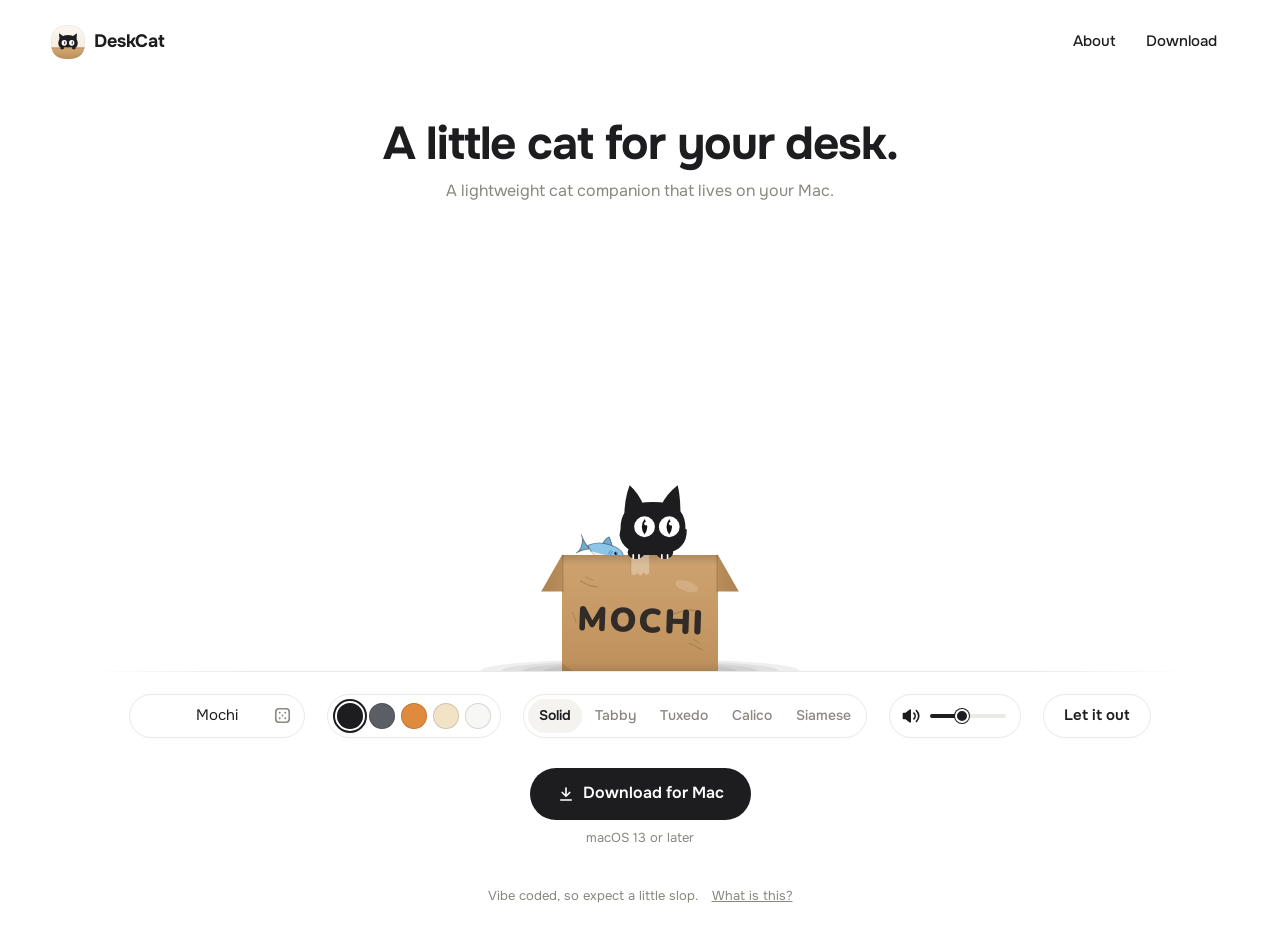
<file: site/index.html>
<!doctype html>
<html lang="en">
<head>
<meta charset="utf-8">
<meta name="viewport" content="width=device-width, initial-scale=1, viewport-fit=cover">
<title>DeskCat</title>
<meta name="description" content="A tiny cat that lives on your Mac desktop. It peeks out of its box, follows your pointer, plays with its toy and wanders off to explore.">
<meta property="og:type" content="website">
<meta property="og:url" content="https://roan-ux.github.io/DeskCat/">
<meta property="og:title" content="DeskCat">
<meta property="og:description" content="A little cat for your desk. Free for Mac.">
<meta property="og:image" content="https://roan-ux.github.io/DeskCat/og.png">
<meta name="twitter:card" content="summary_large_image">
<meta name="twitter:title" content="DeskCat">
<meta name="twitter:description" content="A little cat for your desk. Free for Mac.">
<meta name="twitter:image" content="https://roan-ux.github.io/DeskCat/og.png">
<link rel="icon" href="logo.svg" type="image/svg+xml">
<link rel="apple-touch-icon" href="logo.svg">
<link rel="preconnect" href="https://fonts.googleapis.com">
<link rel="preconnect" href="https://fonts.gstatic.com" crossorigin>
<link rel="stylesheet" href="https://fonts.googleapis.com/css2?family=Onest:wght@400;500;600;700&family=Nunito:wght@900&display=swap">
<link rel="stylesheet" href="style.css">
</head>
<body>

<header class="top">
  <a class="logo" href="./" aria-label="DeskCat home"><img src="logo.svg" alt="" width="34" height="34">DeskCat</a>
  <nav class="nav">
    <a href="about.html">About</a>
    <button type="button" data-download>Download</button>
  </nav>
</header>

<main class="home">
  <div class="intro">
    <h1>A little cat for your desk.</h1>
    <p>A lightweight cat companion that lives on your Mac.</p>
  </div>

  <div class="stage" id="stage"></div>

  <div class="controls">
    <div class="name">
      <input id="name" type="text" value="Mochi" maxlength="14" aria-label="Name on the box" autocomplete="off" spellcheck="false">
      <button type="button" id="shuffle" title="Random name" aria-label="Random name">
        <svg viewBox="0 0 24 24" fill="none" stroke="currentColor" stroke-width="2" stroke-linecap="round" stroke-linejoin="round" aria-hidden="true"><rect x="3.5" y="3.5" width="17" height="17" rx="4"/><circle cx="8.5" cy="8.5" r="1.2" fill="currentColor" stroke="none"/><circle cx="15.5" cy="8.5" r="1.2" fill="currentColor" stroke="none"/><circle cx="12" cy="12" r="1.2" fill="currentColor" stroke="none"/><circle cx="8.5" cy="15.5" r="1.2" fill="currentColor" stroke="none"/><circle cx="15.5" cy="15.5" r="1.2" fill="currentColor" stroke="none"/></svg>
      </button>
    </div>
    <div class="coats" role="group" aria-label="Coat colour"></div>
    <div class="patterns" role="group" aria-label="Coat pattern"></div>
    <div class="sound">
    <button id="sound" type="button" aria-pressed="true" aria-label="Sound" title="Sound on">
      <svg viewBox="0 0 24 24" fill="none" stroke="currentColor" stroke-width="2" stroke-linecap="round" stroke-linejoin="round" aria-hidden="true">
        <path d="M11 5 6 9H3v6h3l5 4V5Z" fill="currentColor"/>
        <g class="on"><path d="M15.5 8.5a5 5 0 0 1 0 7"/><path d="M18.5 5.5a9 9 0 0 1 0 13"/></g>
        <g class="off"><path d="m16 9 6 6m0-6-6 6"/></g>
      </svg>
    </button>
    <input id="volume" type="range" min="0" max="100" step="1" value="40" aria-label="Volume">
    </div>
    <button class="btn btn-secondary" type="button" id="toggle">Let it out</button>
  </div>

  <div class="get">
    <button class="btn btn-primary btn-lg" type="button" data-download>
      <svg viewBox="0 0 24 24" fill="none" stroke="currentColor" stroke-width="2.2" stroke-linecap="round" stroke-linejoin="round" aria-hidden="true"><path d="M12 4v11m-5-5 5 5 5-5M5 20h14"/></svg>
      Download for Mac
    </button>
    <p class="small"><span id="version"></span>macOS 13 or later</p>
  </div>
</main>

<footer class="foot">
  <span>Vibe coded, so expect a little slop.</span>
  <a href="about.html">What is this?</a>
</footer>

<dialog id="download" aria-labelledby="dl-title">
  <form class="sheet" method="dialog">
    <h2 id="dl-title" tabindex="-1" autofocus>Get DeskCat</h2>
    <ol class="steps">
      <li>Download <b>DeskCat.zip</b> and double-click it to unzip.</li>
      <li>Drag <b>DeskCat</b> into your Applications folder.</li>
      <li>Open it. The first time, your Mac will stop it (see below).</li>
    </ol>
    <div class="note">
      <p><b>Why does my Mac complain?</b> DeskCat isn't signed by a paid Apple developer account, so macOS says it "can't verify" the app. It's safe to open; you only need to do this once:</p>
      <ol class="steps" style="margin-top:8px">
        <li>Try to open DeskCat, then click <b>Done</b> on the warning.</li>
        <li>Open <b>System Settings → Privacy &amp; Security</b>.</li>
        <li>Scroll down to "DeskCat was blocked…" and click <b>Open Anyway</b>.</li>
      </ol>
      <p style="margin-top:10px">Or, in Terminal:</p>
      <pre><code>xattr -dr com.apple.quarantine /Applications/DeskCat.app</code></pre>
    </div>
    <p class="small" style="text-align:left">Once it's running, click the cat in your menu bar to rename it, pick a toy, or quit.</p>
    <div class="row">
      <button class="btn btn-secondary" value="close">Close</button>
      <a class="btn btn-primary" href="https://github.com/roan-ux/DeskCat/releases/latest/download/DeskCat.zip">Download</a>
    </div>
  </form>
</dialog>

<script src="cat.js"></script>
<script>
  const store = {
    get(k) { try { return localStorage.getItem(k); } catch { return null; } },
    set(k, v) { try { localStorage.setItem(k, v); } catch {} },
  };
  // The Mac app's coat colours (Look.swift).
  const COATS = [["#1d1d1f", "Black"], ["#5c5e66", "Charcoal"], ["#e08a3d", "Ginger"], ["#f2e3c7", "Cream"], ["#f7f7f5", "White"]];
  let coat = store.get("deskcat-coat");
  if (!COATS.some(([c]) => c === coat)) coat = COATS[0][0];
  // The Mac app's coat patterns (CoatPattern in Look.swift): the coat colour stays the main colour.
  const PATTERNS = [["solid", "Solid", "One colour all over"],
    ["tabby", "Tabby", "Darker stripes, rings on the tail and an M on the forehead"],
    ["tuxedo", "Tuxedo", "White chest, muzzle and paws"],
    ["calico", "Calico", "White with patches of the coat colour and a second colour"],
    ["colorpoint", "Siamese", "Pale body; face, ears, legs and tail in the coat colour"]];
  let pattern = store.get("deskcat-pattern");
  if (!PATTERNS.some(([p]) => p === pattern)) pattern = PATTERNS[0][0];

  const name = document.getElementById("name"), toggle = document.getElementById("toggle");
  name.value = store.get("deskcat-name") ?? name.value;
  let muted = store.get("deskcat-muted") === "1";
  let volume = Number(store.get("deskcat-volume") ?? 40);
  if (!(volume >= 0 && volume <= 100)) volume = 40;
  const deskcat = DeskCat.mount(document.getElementById("stage"), {
    name: name.value, coat, pattern, muted, volume: volume / 100,
    onChange: (label, home) => { toggle.textContent = home ? "Let it out" : "Call it back"; },
  });
  toggle.addEventListener("click", () => (deskcat.isHome() ? deskcat.letOut() : deskcat.callHome()));
  // Sound on or off (it starts on your first click or tap; browsers don't allow sound before that).
  const sound = document.getElementById("sound");
  const slider = document.getElementById("volume");
  const showSound = () => {
    const off = muted || volume === 0;
    sound.setAttribute("aria-pressed", String(!off)); sound.title = off ? "Sound off" : "Sound on";
    slider.value = muted ? 0 : volume;
    slider.style.setProperty("--fill", `${muted ? 0 : volume}%`);
  };
  const setMuted = (m) => { muted = m; deskcat.setMuted(m); store.set("deskcat-muted", m ? "1" : "0"); };
  showSound();
  sound.addEventListener("click", () => {
    if (!muted && volume === 0) { volume = 40; deskcat.setVolume(0.4); store.set("deskcat-volume", 40); setMuted(false); }
    else setMuted(!muted);
    showSound();
  });
  slider.addEventListener("input", () => {
    volume = Number(slider.value); deskcat.setVolume(volume / 100); store.set("deskcat-volume", volume);
    if (muted && volume > 0) setMuted(false);
    showSound();
  });

  const setName = (v) => { deskcat.setName(v); store.set("deskcat-name", v); };
  name.addEventListener("input", () => setName(name.value));
  // Roll a random name onto the box.
  const NAMES = ["Mochi", "Miso", "Tofu", "Biscuit", "Pickle", "Noodle", "Pepper", "Luna", "Ziggy", "Olive", "Mango", "Pudding",
    "Nugget", "Sushi", "Peanut", "Waffles", "Bean", "Pixel", "Cookie", "Ramen", "Basil", "Dumpling", "Maple", "Toast",
    "Socks", "Boba", "Kiwi", "Tiger", "Muffin", "Nacho", "Pumpkin", "Sesame", "Oreo", "Juniper", "Clementine", "Gizmo"];
  const shuffle = document.getElementById("shuffle");
  shuffle.addEventListener("click", () => {
    let next;
    do next = NAMES[Math.floor(Math.random() * NAMES.length)]; while (next === name.value.trim());
    name.value = next; setName(next);
    shuffle.classList.remove("rolled"); void shuffle.offsetWidth; shuffle.classList.add("rolled");
  });

  const coats = document.querySelector(".coats");
  for (const [color, label] of COATS) {
    const b = document.createElement("button");
    b.type = "button"; b.className = "coat"; b.title = label; b.setAttribute("aria-label", `${label} coat`);
    b.style.setProperty("--c", color);
    b.setAttribute("aria-pressed", String(color === coat));
    b.addEventListener("click", () => {
      coat = color; deskcat.setCoat(color); store.set("deskcat-coat", color);
      for (const o of coats.children) o.setAttribute("aria-pressed", String(o === b));
    });
    coats.appendChild(b);
  }
  const patterns = document.querySelector(".patterns");
  for (const [id, label, help] of PATTERNS) {
    const b = document.createElement("button");
    b.type = "button"; b.className = "pattern"; b.textContent = label; b.title = help;
    b.setAttribute("aria-pressed", String(id === pattern));
    b.addEventListener("click", () => {
      pattern = id; deskcat.setPattern(id); store.set("deskcat-pattern", id);
      for (const o of patterns.children) o.setAttribute("aria-pressed", String(o === b));
    });
    patterns.appendChild(b);
  }


  // The newest release, straight from GitHub, so the version shown is always the one you'd download.
  fetch("https://api.github.com/repos/roan-ux/DeskCat/releases/latest")
    .then((r) => (r.ok ? r.json() : null))
    .then((rel) => {
      if (!rel?.tag_name) return;
      const link = Object.assign(document.createElement("a"), { href: rel.html_url, textContent: rel.tag_name, title: "What's new" });
      document.getElementById("version").append(link, " · ");
    })
    .catch(() => {});

  const dialog = document.getElementById("download");
  for (const b of document.querySelectorAll("[data-download]")) b.addEventListener("click", () => dialog.showModal());
  dialog.addEventListener("click", (e) => { if (e.target === dialog) dialog.close(); });
  const openFromHash = () => { if (location.hash === "#download" && !dialog.open) dialog.showModal(); };
  openFromHash(); addEventListener("hashchange", openFromHash);
  dialog.addEventListener("close", () => { if (location.hash) history.replaceState(null, "", location.pathname); });
</script>
</body>
</html>
</file>
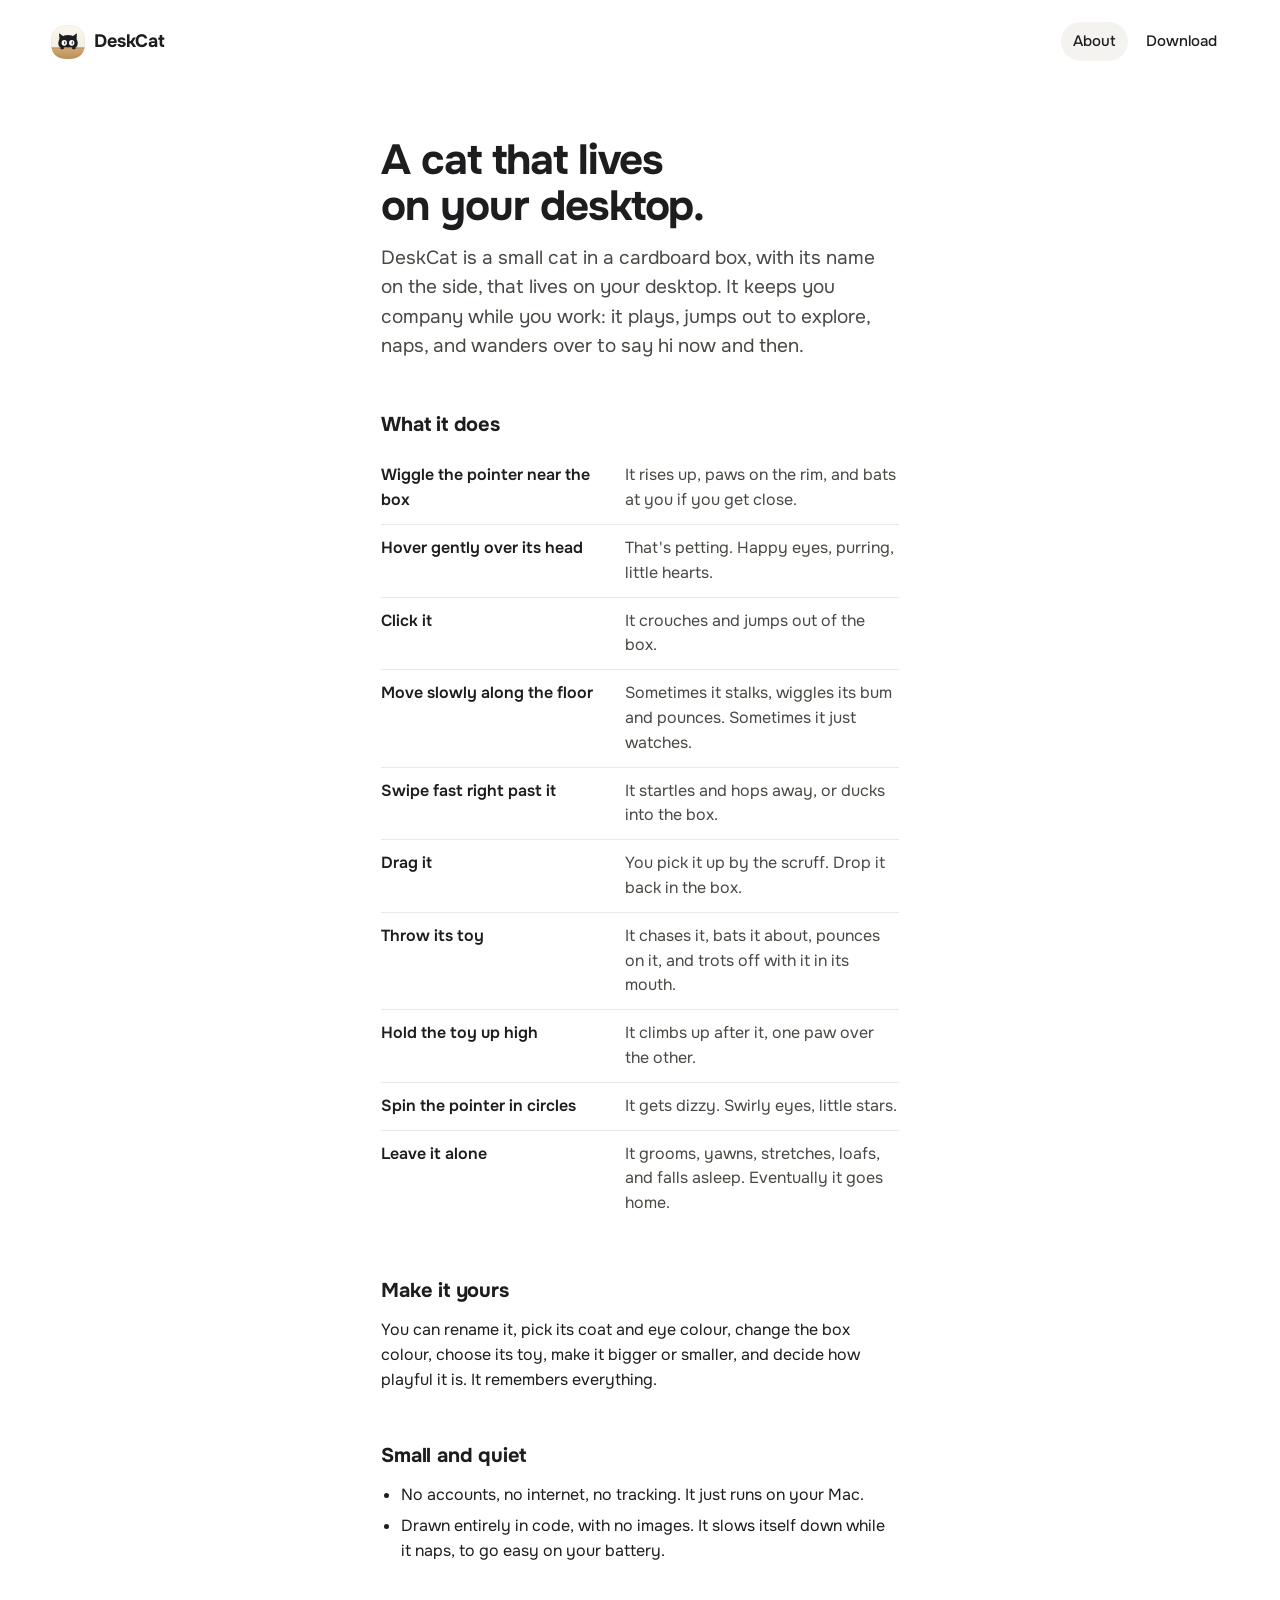
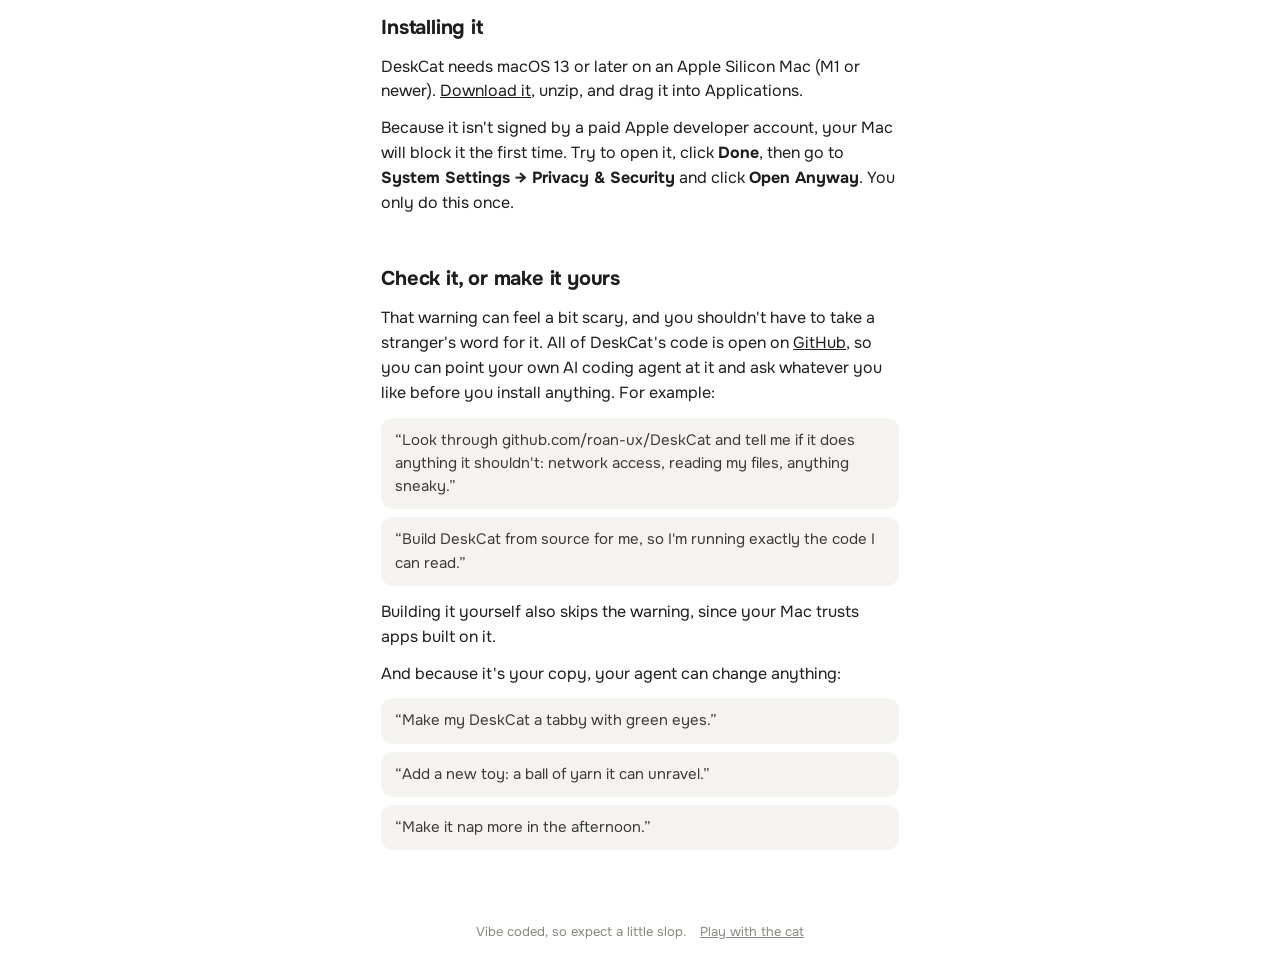
<file: site/about.html>
<!doctype html>
<html lang="en">
<head>
<meta charset="utf-8">
<meta name="viewport" content="width=device-width, initial-scale=1, viewport-fit=cover">
<title>About DeskCat</title>
<meta name="description" content="What DeskCat is, what the cat does, and how to install it on your Mac.">
<link rel="icon" href="logo.svg" type="image/svg+xml">
<link rel="apple-touch-icon" href="logo.svg">
<link rel="preconnect" href="https://fonts.googleapis.com">
<link rel="preconnect" href="https://fonts.gstatic.com" crossorigin>
<link rel="stylesheet" href="https://fonts.googleapis.com/css2?family=Onest:wght@400;500;600;700&display=swap">
<link rel="stylesheet" href="style.css">
</head>
<body>

<header class="top">
  <a class="logo" href="./" aria-label="DeskCat home"><img src="logo.svg" alt="" width="34" height="34">DeskCat</a>
  <nav class="nav">
    <a href="about.html" aria-current="page">About</a>
    <a href="./#download">Download</a>
  </nav>
</header>

<main class="about">
  <h1>A cat that lives on your desktop.</h1>
  <p class="lede">DeskCat is a small cat in a cardboard box, with its name on the side, that lives on your desktop. It keeps you company while you work: it plays, jumps out to explore, naps, and wanders over to say hi now and then.</p>

  <h2>What it does</h2>
  <ul class="does">
    <li><b>Wiggle the pointer near the box</b><span>It rises up, paws on the rim, and bats at you if you get close.</span></li>
    <li><b>Hover gently over its head</b><span>That's petting. Happy eyes, purring, little hearts.</span></li>
    <li><b>Click it</b><span>It crouches and jumps out of the box.</span></li>
    <li><b>Move slowly along the floor</b><span>Sometimes it stalks, wiggles its bum and pounces. Sometimes it just watches.</span></li>
    <li><b>Swipe fast right past it</b><span>It startles and hops away, or ducks into the box.</span></li>
    <li><b>Drag it</b><span>You pick it up by the scruff. Drop it back in the box.</span></li>
    <li><b>Throw its toy</b><span>It chases it, bats it about, pounces on it, and trots off with it in its mouth.</span></li>
    <li><b>Hold the toy up high</b><span>It climbs up after it, one paw over the other.</span></li>
    <li><b>Spin the pointer in circles</b><span>It gets dizzy. Swirly eyes, little stars.</span></li>
    <li><b>Leave it alone</b><span>It grooms, yawns, stretches, loafs, and falls asleep. Eventually it goes home.</span></li>
  </ul>

  <h2>Make it yours</h2>
  <p>You can rename it, pick its coat and eye colour, change the box colour, choose its toy, make it bigger or smaller, and decide how playful it is. It remembers everything.</p>

  <h2>Small and quiet</h2>
  <ul>
    <li>No accounts, no internet, no tracking. It just runs on your Mac.</li>
    <li>Drawn entirely in code, with no images. It slows itself down while it naps, to go easy on your battery.</li>
  </ul>

  <h2 id="install">Installing it</h2>
  <p>DeskCat needs macOS 13 or later on an Apple Silicon Mac (M1 or newer). <a href="./#download">Download it</a>, unzip, and drag it into Applications.</p>
  <p>Because it isn't signed by a paid Apple developer account, your Mac will block it the first time. Try to open it, click <b>Done</b>, then go to <b>System Settings → Privacy &amp; Security</b> and click <b>Open Anyway</b>. You only do this once.</p>

  <h2 id="ai">Check it, or make it yours</h2>
  <p>That warning can feel a bit scary, and you shouldn't have to take a stranger's word for it. All of DeskCat's code is open on <a href="https://github.com/roan-ux/DeskCat">GitHub</a>, so you can point your own AI coding agent at it and ask whatever you like before you install anything. For example:</p>
  <ul class="prompts">
    <li>Look through github.com/roan-ux/DeskCat and tell me if it does anything it shouldn't: network access, reading my files, anything sneaky.</li>
    <li>Build DeskCat from source for me, so I'm running exactly the code I can read.</li>
  </ul>
  <p>Building it yourself also skips the warning, since your Mac trusts apps built on it.</p>
  <p>And because it's your copy, your agent can change anything:</p>
  <ul class="prompts">
    <li>Make my DeskCat a tabby with green eyes.</li>
    <li>Add a new toy: a ball of yarn it can unravel.</li>
    <li>Make it nap more in the afternoon.</li>
  </ul>

</main>

<footer class="foot">
  <span>Vibe coded, so expect a little slop.</span>
  <a href="./">Play with the cat</a>
</footer>
</body>
</html>
</file>
<file: site/style.css>
/* DeskCat site: a white page, everything in the middle, lots of room for the cat. */
:root {
  --bg: #ffffff;
  --fg: #1d1d1f;
  --muted: #8a8780;
  --soft: #f4f3ef;
  --line: #ebe9e3;
  --box: #f5e05c;
  --font: "Onest", "Helvetica Neue", Arial, sans-serif;
  --ease: cubic-bezier(0.23, 1, 0.32, 1);
  color-scheme: light;
}
* { box-sizing: border-box; }
html, body { margin: 0; }
body {
  background: var(--bg); color: var(--fg); font-family: var(--font); font-size: 16px; line-height: 1.55;
  -webkit-font-smoothing: antialiased; min-height: 100dvh; display: flex; flex-direction: column;
}
a { color: inherit; }
:focus-visible { outline: 2px solid var(--fg); outline-offset: 3px; border-radius: 6px; }

/* ---- header ---- */
.top {
  display: flex; align-items: center; justify-content: space-between; gap: 16px;
  padding: 22px max(16px, 4vw);
}
.logo { display: inline-flex; align-items: center; gap: 9px; font-weight: 700; font-size: 18px; text-decoration: none; letter-spacing: -0.01em; }
.logo img { width: 34px; height: 34px; display: block; }
.nav { display: flex; align-items: center; gap: 6px; }
.nav a, .nav button {
  font: inherit; font-size: 15px; font-weight: 500; color: var(--fg); text-decoration: none;
  background: none; border: 0; padding: 8px 12px; border-radius: 999px; cursor: pointer;
  transition: background-color 160ms var(--ease);
}
.nav a:hover, .nav button:hover { background: var(--soft); }
.nav a[aria-current="page"] { background: var(--soft); }

/* ---- home ---- */
.home { flex: 1; display: flex; flex-direction: column; align-items: center; padding: 0 max(16px, 4vw) 20px; }
.intro { text-align: center; margin-top: clamp(8px, 4vh, 48px); }
.intro h1 { font-size: clamp(30px, 5vw, 46px); line-height: 1.08; margin: 0; letter-spacing: -0.025em; font-weight: 700; text-wrap: balance; }
.intro p { margin: 10px auto 0; color: var(--muted); font-size: 16px; text-wrap: balance; }

.stage {
  position: relative; width: 100%; max-width: 1100px; height: clamp(300px, 52vh, 560px);
  touch-action: none; user-select: none; -webkit-user-select: none; cursor: default;
}
.stage canvas { display: block; width: 100%; height: 100%; }
/* sound: speaker (mute) and a volume slider, with the other controls */
.sound {
  height: 44px; display: flex; align-items: center; gap: 2px; padding: 0 14px 0 4px; border: 1px solid var(--line); border-radius: 999px; background: var(--bg);
}
.sound button {
  width: 34px; height: 34px; border-radius: 50%; border: 0; background: transparent; color: var(--fg); cursor: pointer; padding: 0;
  display: grid; place-items: center; transition: background-color 160ms var(--ease), transform 160ms var(--ease);
}
.sound button:hover { background: var(--soft); }
.sound button:active { transform: scale(0.92); }
.sound svg { width: 20px; height: 20px; }
.sound button[aria-pressed="true"] .off, .sound button[aria-pressed="false"] .on { display: none; }
.sound button[aria-pressed="false"] { color: var(--muted); }
.sound input[type="range"] {
  -webkit-appearance: none; appearance: none; width: 76px; height: 20px; background: transparent; cursor: pointer; margin: 0;
}
.sound input[type="range"]::-webkit-slider-runnable-track {
  height: 4px; border-radius: 2px; background: linear-gradient(90deg, var(--fg) var(--fill, 40%), var(--line) var(--fill, 40%));
}
.sound input[type="range"]::-moz-range-track { height: 4px; border-radius: 2px; background: var(--line); }
.sound input[type="range"]::-moz-range-progress { height: 4px; border-radius: 2px; background: var(--fg); }
.sound input[type="range"]::-webkit-slider-thumb {
  -webkit-appearance: none; width: 14px; height: 14px; margin-top: -5px; border-radius: 50%; background: var(--fg); border: 2px solid var(--bg);
  box-shadow: 0 0 0 1px var(--fg);
}
.sound input[type="range"]::-moz-range-thumb { width: 12px; height: 12px; border-radius: 50%; background: var(--fg); border: 2px solid var(--bg); }
.sound input[type="range"]:focus-visible { outline: 2px solid var(--fg); outline-offset: 2px; border-radius: 4px; }
/* a hairline floor, fading out at both ends */
.stage::after {
  content: ""; position: absolute; left: 0; right: 0; bottom: 0; height: 1px; pointer-events: none;
  background: linear-gradient(90deg, transparent, var(--line) 15%, var(--line) 85%, transparent);
}

/* ---- controls under the stage ---- */
.controls {
  margin-top: 22px; display: flex; flex-wrap: wrap; align-items: center; justify-content: center; gap: 10px 22px;
}
.name {
  display: flex; align-items: center; width: 176px; height: 44px; padding: 0 5px 0 39px; border-radius: 999px;
  border: 1px solid var(--line); background: var(--bg); color: var(--fg); text-align: center;
}
.name:focus-within { border-color: var(--fg); }
.name input { flex: 1; min-width: 0; font: inherit; font-size: 15px; border: 0; padding: 0; background: none; color: inherit; text-align: center; }
.name input:focus { outline: none; }
.name button {
  width: 34px; height: 34px; flex: none; border: 0; border-radius: 50%; padding: 0; cursor: pointer;
  display: grid; place-items: center; background: transparent; color: var(--muted);
  transition: background-color 160ms var(--ease), color 160ms var(--ease), transform 160ms var(--ease);
}
.name button svg { width: 19px; height: 19px; }
.name button:hover { background: var(--soft); color: var(--fg); }
.name button:active { transform: scale(0.9); }
.name button.rolled svg { animation: roll 420ms var(--ease); }
@keyframes roll { from { transform: rotate(-200deg) scale(0.8); } }

/* coat picker: the Mac app's coat colours */
.coats { display: flex; align-items: center; gap: 6px; height: 44px; padding: 0 9px; border: 1px solid var(--line); border-radius: 999px; }
.coat {
  width: 26px; height: 26px; border-radius: 50%; border: 0; padding: 0; cursor: pointer; position: relative;
  background: var(--c); box-shadow: inset 0 0 0 1px rgba(0, 0, 0, 0.14); transition: transform 160ms var(--ease);
}
.coat::after {
  content: ""; position: absolute; inset: -4px; border-radius: 50%; border: 2px solid var(--fg);
  opacity: 0; transform: scale(0.85); transition: opacity 160ms var(--ease), transform 160ms var(--ease);
}
.coat[aria-pressed="true"]::after { opacity: 1; transform: scale(1); }
.coat:active { transform: scale(0.9); }
@media (hover: hover) { .coat:hover { transform: scale(1.1); } }

/* pattern picker: the Mac app's coat patterns, a segmented pill beside the coat colours */
.patterns { display: flex; align-items: center; gap: 2px; height: 44px; max-width: 100%; padding: 0 4px; border: 1px solid var(--line); border-radius: 999px; }
.pattern {
  font: inherit; font-size: 14px; font-weight: 500; height: 34px; padding: 0 11px; border: 0; border-radius: 999px; cursor: pointer;
  background: transparent; color: var(--muted); white-space: nowrap;
  transition: background-color 160ms var(--ease), color 160ms var(--ease), transform 160ms var(--ease);
}
.pattern:hover { color: var(--fg); }
.pattern[aria-pressed="true"] { background: var(--soft); color: var(--fg); font-weight: 600; }
.pattern:active { transform: scale(0.94); }
@media (max-width: 400px) { .pattern { padding: 0 7px; font-size: 13.5px; } }

/* buttons: one height and padding everywhere, so side-by-side buttons always match */
.btn {
  font: inherit; font-size: 15px; font-weight: 600; height: 44px; padding: 0 20px; border-radius: 999px;
  display: inline-flex; align-items: center; justify-content: center; gap: 8px; cursor: pointer;
  text-decoration: none; white-space: nowrap; border: 1px solid transparent;
  transition: transform 160ms var(--ease), background-color 160ms var(--ease);
}
.btn:active { transform: scale(0.97); }
.btn-primary { background: var(--fg); color: #fff; }
.btn-primary:hover { background: #000; }
.btn-secondary { background: var(--bg); color: var(--fg); border-color: var(--line); }
.btn-secondary:hover { background: var(--soft); }
.btn-lg { height: 52px; padding: 0 26px; font-size: 16px; }
.btn svg { width: 18px; height: 18px; }

.get { margin-top: 30px; display: flex; flex-direction: column; align-items: center; gap: 8px; }
.small { font-size: 13px; color: var(--muted); margin: 0; text-align: center; }
.small a { color: inherit; }

/* ---- footer ---- */
.foot {
  padding: 18px max(16px, 4vw) 24px; display: flex; flex-wrap: wrap; justify-content: center; gap: 4px 14px;
  font-size: 13px; color: var(--muted); text-align: center;
}
.foot a { color: var(--muted); }

/* ---- download dialog ---- */
dialog {
  max-height: calc(100dvh - 32px); border: 0; border-radius: 20px; padding: 0; width: min(460px, calc(100vw - 32px)); color: var(--fg);
  box-shadow: 0 24px 80px rgba(0, 0, 0, 0.18);
}
dialog::backdrop { background: rgba(255, 255, 255, 0.6); backdrop-filter: blur(6px); -webkit-backdrop-filter: blur(6px); }
dialog[open] { animation: pop 220ms var(--ease); }
dialog[open]::backdrop { animation: fade 220ms var(--ease); }
@keyframes pop { from { opacity: 0; transform: translateY(8px) scale(0.97); } }
@keyframes fade { from { opacity: 0; } }
.sheet { padding: 26px 24px 22px; display: grid; grid-template-columns: minmax(0, 1fr); gap: 14px; max-height: calc(100dvh - 32px); overflow-y: auto; }
.sheet h2 { margin: 0; font-size: 22px; letter-spacing: -0.015em; outline: none; }
.sheet p { margin: 0; }
.steps { margin: 0; padding-left: 22px; display: grid; gap: 8px; }
.steps li::marker { color: var(--muted); font-weight: 600; }
.note { background: var(--soft); border-radius: 12px; padding: 12px 14px; font-size: 14px; }
code { font-family: ui-monospace, "SF Mono", Menlo, monospace; font-size: 13px; background: var(--soft); padding: 2px 6px; border-radius: 6px; }
.note code { background: #fff; }
pre { margin: 6px 0 0; font-size: 12.5px; overflow-x: auto; }
pre code { display: block; padding: 8px 10px; background: #fff; }
.sheet .row { display: grid; grid-template-columns: 1fr 1fr; gap: 10px; }

/* ---- about ---- */
.about { flex: 1; width: 100%; max-width: 620px; margin: 0 auto; padding: clamp(16px, 6vh, 64px) max(16px, 4vw) 40px; }
.about h1 { font-size: clamp(30px, 5vw, 42px); line-height: 1.1; letter-spacing: -0.025em; margin: 0 0 14px; text-wrap: balance; }
.about .lede { font-size: 19px; color: #4a4843; margin: 0; }
.about h2 { font-size: 20px; margin: 48px 0 12px; letter-spacing: -0.01em; }
.about p { margin: 0 0 12px; }
.about ul { margin: 0; padding-left: 20px; display: grid; gap: 6px; }
.does { list-style: none; padding: 0 !important; gap: 0 !important; }
.does li { display: grid; grid-template-columns: minmax(0, 1fr) minmax(0, 1.2fr); gap: 16px; padding: 11px 0; border-bottom: 1px solid var(--line); }
.does li:last-child { border-bottom: 0; }
.does b { font-weight: 600; }
.does span { color: #4a4843; }
.prompts { list-style: none; padding: 0 !important; margin: 0 0 14px !important; gap: 8px !important; }
.prompts li { background: var(--soft); border-radius: 12px; padding: 11px 14px; font-size: 15px; color: #3d3b36; }
.prompts li::before { content: "“"; } .prompts li::after { content: "”"; }
@media (max-width: 520px) { .does li { grid-template-columns: minmax(0, 1fr); gap: 2px; } }

@media (max-width: 600px) {
  .top { padding-top: 16px; padding-bottom: 16px; }
  .stage { height: clamp(280px, 42vh, 380px); }
  .controls { gap: 14px 16px; margin-top: 18px; }
  .name { width: 176px; }
  .coats, .sound { order: -2; }   /* colours and sound on the first row, patterns on the next, then name and the button */
  .patterns { order: -1; }
  .intro h1 { font-size: 34px; max-width: 9em; margin: 0 auto; }   /* two even lines: "A little cat / for your desk." */
  .intro p { max-width: 22em; }
  .controls::before { content: ""; order: -1; flex-basis: 100%; height: 0; }
  .get { margin-top: 24px; }
}
@media (prefers-reduced-motion: reduce) {
  *, *::before, *::after { transition-duration: 0ms !important; animation-duration: 0ms !important; }
}
</file>
